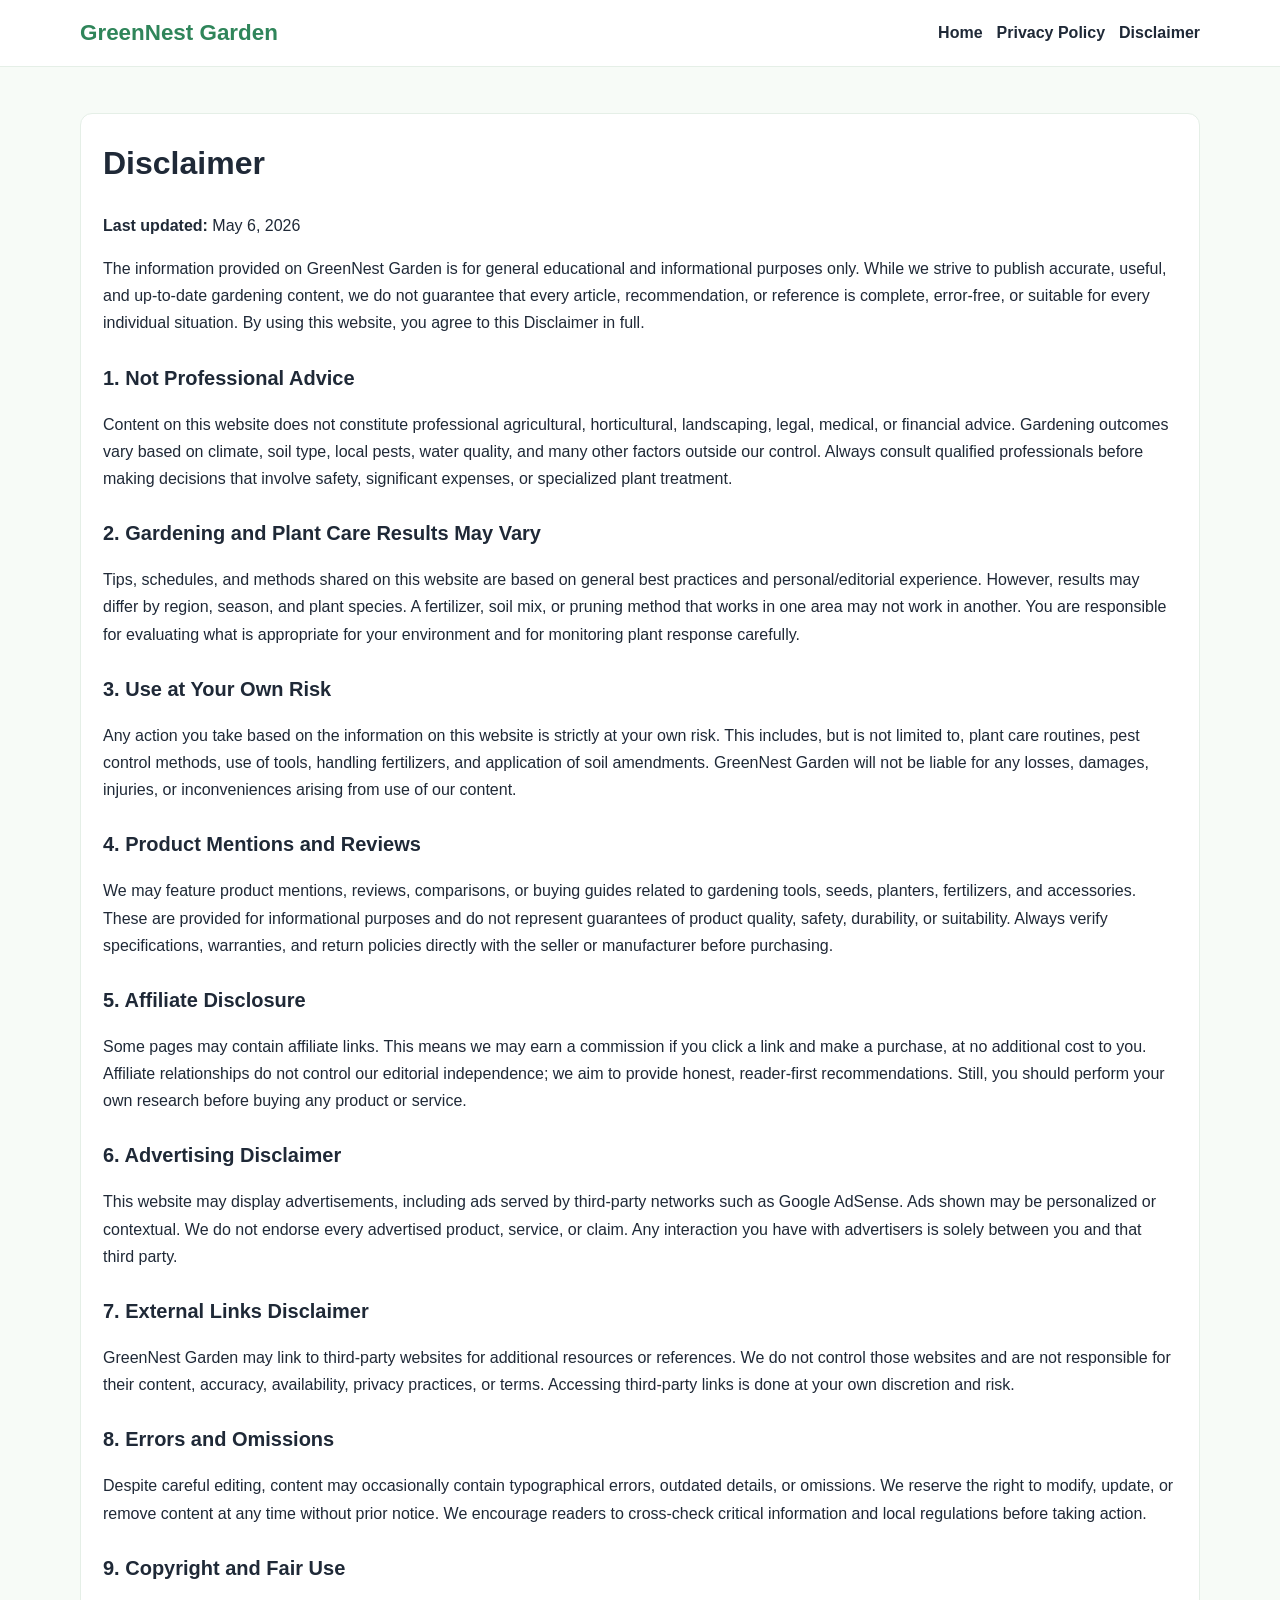
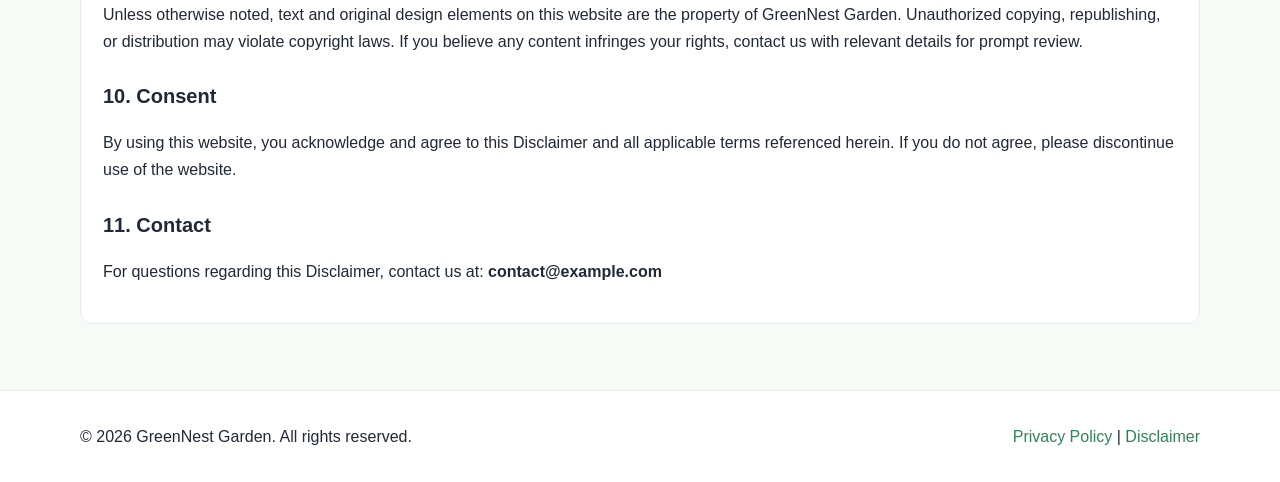
<file: public/disclaimer.html>
<!DOCTYPE html>
<html lang="en">
<head>
  <meta charset="UTF-8" />
  <meta name="viewport" content="width=device-width, initial-scale=1.0" />
  <title>Disclaimer | GreenNest Garden</title>
  <meta name="description" content="Read the detailed Disclaimer for GreenNest Garden about gardening content, affiliate links, and external resources." />
  <meta name="robots" content="index, follow" />
  <link rel="canonical" href="https://example.com/disclaimer.html" />
  <link rel="stylesheet" href="styles.css" />
</head>
<body>
  <header class="site-header">
    <div class="container nav-wrap">
      <a class="logo" href="index.html">GreenNest Garden</a>
      <nav>
        <ul class="nav-links">
          <li><a href="index.html">Home</a></li>
          <li><a href="privacy-policy.html">Privacy Policy</a></li>
          <li><a href="disclaimer.html">Disclaimer</a></li>
        </ul>
      </nav>
    </div>
  </header>

  <main class="section">
    <div class="container legal">
      <h1>Disclaimer</h1>
      <p><strong>Last updated:</strong> May 6, 2026</p>

      <p>
        The information provided on GreenNest Garden is for general educational and informational purposes only.
        While we strive to publish accurate, useful, and up-to-date gardening content, we do not guarantee that
        every article, recommendation, or reference is complete, error-free, or suitable for every individual
        situation. By using this website, you agree to this Disclaimer in full.
      </p>

      <h2>1. Not Professional Advice</h2>
      <p>
        Content on this website does not constitute professional agricultural, horticultural, landscaping, legal,
        medical, or financial advice. Gardening outcomes vary based on climate, soil type, local pests, water
        quality, and many other factors outside our control. Always consult qualified professionals before making
        decisions that involve safety, significant expenses, or specialized plant treatment.
      </p>

      <h2>2. Gardening and Plant Care Results May Vary</h2>
      <p>
        Tips, schedules, and methods shared on this website are based on general best practices and personal/editorial
        experience. However, results may differ by region, season, and plant species. A fertilizer, soil mix, or
        pruning method that works in one area may not work in another. You are responsible for evaluating what is
        appropriate for your environment and for monitoring plant response carefully.
      </p>

      <h2>3. Use at Your Own Risk</h2>
      <p>
        Any action you take based on the information on this website is strictly at your own risk. This includes,
        but is not limited to, plant care routines, pest control methods, use of tools, handling fertilizers, and
        application of soil amendments. GreenNest Garden will not be liable for any losses, damages, injuries, or
        inconveniences arising from use of our content.
      </p>

      <h2>4. Product Mentions and Reviews</h2>
      <p>
        We may feature product mentions, reviews, comparisons, or buying guides related to gardening tools, seeds,
        planters, fertilizers, and accessories. These are provided for informational purposes and do not represent
        guarantees of product quality, safety, durability, or suitability. Always verify specifications, warranties,
        and return policies directly with the seller or manufacturer before purchasing.
      </p>

      <h2>5. Affiliate Disclosure</h2>
      <p>
        Some pages may contain affiliate links. This means we may earn a commission if you click a link and make
        a purchase, at no additional cost to you. Affiliate relationships do not control our editorial independence;
        we aim to provide honest, reader-first recommendations. Still, you should perform your own research before
        buying any product or service.
      </p>

      <h2>6. Advertising Disclaimer</h2>
      <p>
        This website may display advertisements, including ads served by third-party networks such as Google AdSense.
        Ads shown may be personalized or contextual. We do not endorse every advertised product, service, or claim.
        Any interaction you have with advertisers is solely between you and that third party.
      </p>

      <h2>7. External Links Disclaimer</h2>
      <p>
        GreenNest Garden may link to third-party websites for additional resources or references. We do not control
        those websites and are not responsible for their content, accuracy, availability, privacy practices, or terms.
        Accessing third-party links is done at your own discretion and risk.
      </p>

      <h2>8. Errors and Omissions</h2>
      <p>
        Despite careful editing, content may occasionally contain typographical errors, outdated details, or omissions.
        We reserve the right to modify, update, or remove content at any time without prior notice. We encourage
        readers to cross-check critical information and local regulations before taking action.
      </p>

      <h2>9. Copyright and Fair Use</h2>
      <p>
        Unless otherwise noted, text and original design elements on this website are the property of GreenNest Garden.
        Unauthorized copying, republishing, or distribution may violate copyright laws. If you believe any content
        infringes your rights, contact us with relevant details for prompt review.
      </p>

      <h2>10. Consent</h2>
      <p>
        By using this website, you acknowledge and agree to this Disclaimer and all applicable terms referenced herein.
        If you do not agree, please discontinue use of the website.
      </p>

      <h2>11. Contact</h2>
      <p>
        For questions regarding this Disclaimer, contact us at:
        <strong>contact@example.com</strong>
      </p>
    </div>
  </main>

  <footer class="site-footer">
    <div class="container footer-grid">
      <p>© <span id="year"></span> GreenNest Garden. All rights reserved.</p>
      <p>
        <a href="privacy-policy.html">Privacy Policy</a> |
        <a href="disclaimer.html">Disclaimer</a>
      </p>
    </div>
  </footer>

  <script>
    document.getElementById("year").textContent = new Date().getFullYear();
  </script>
</body>
</html>
</file>
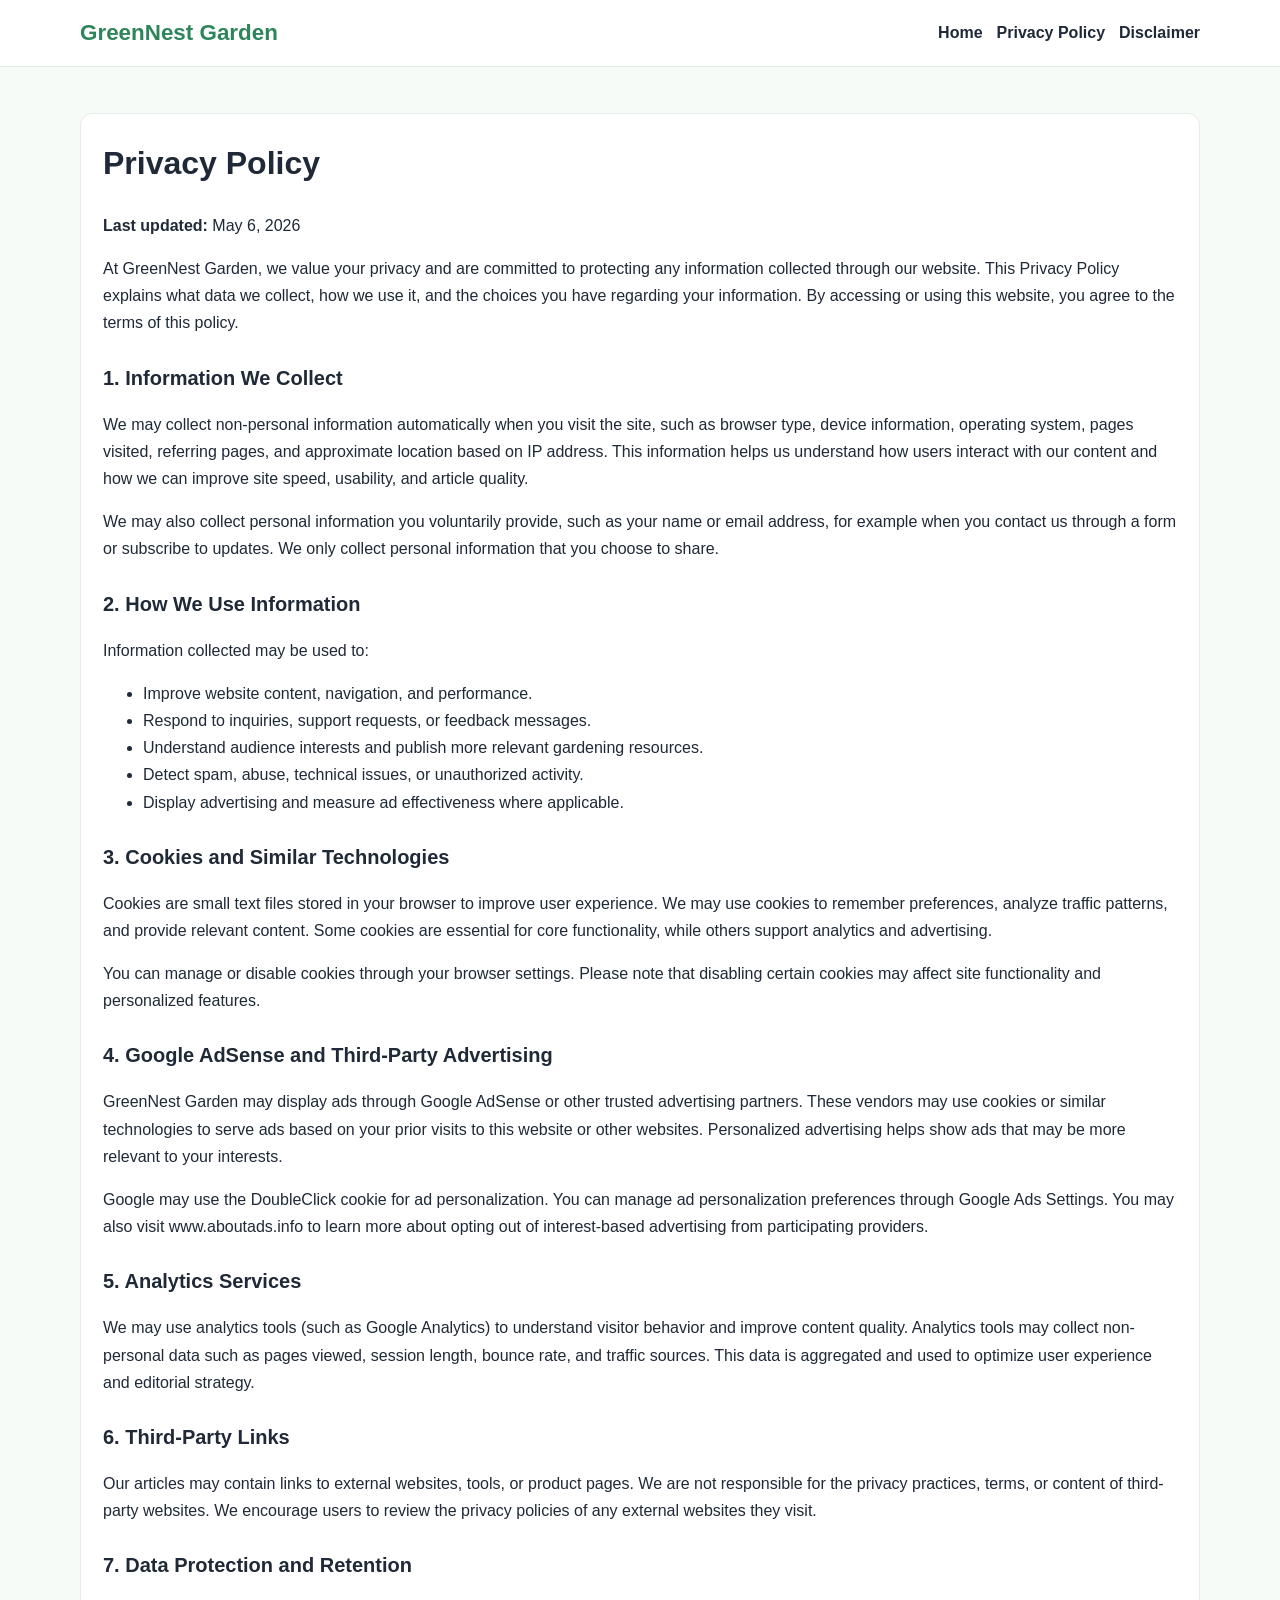
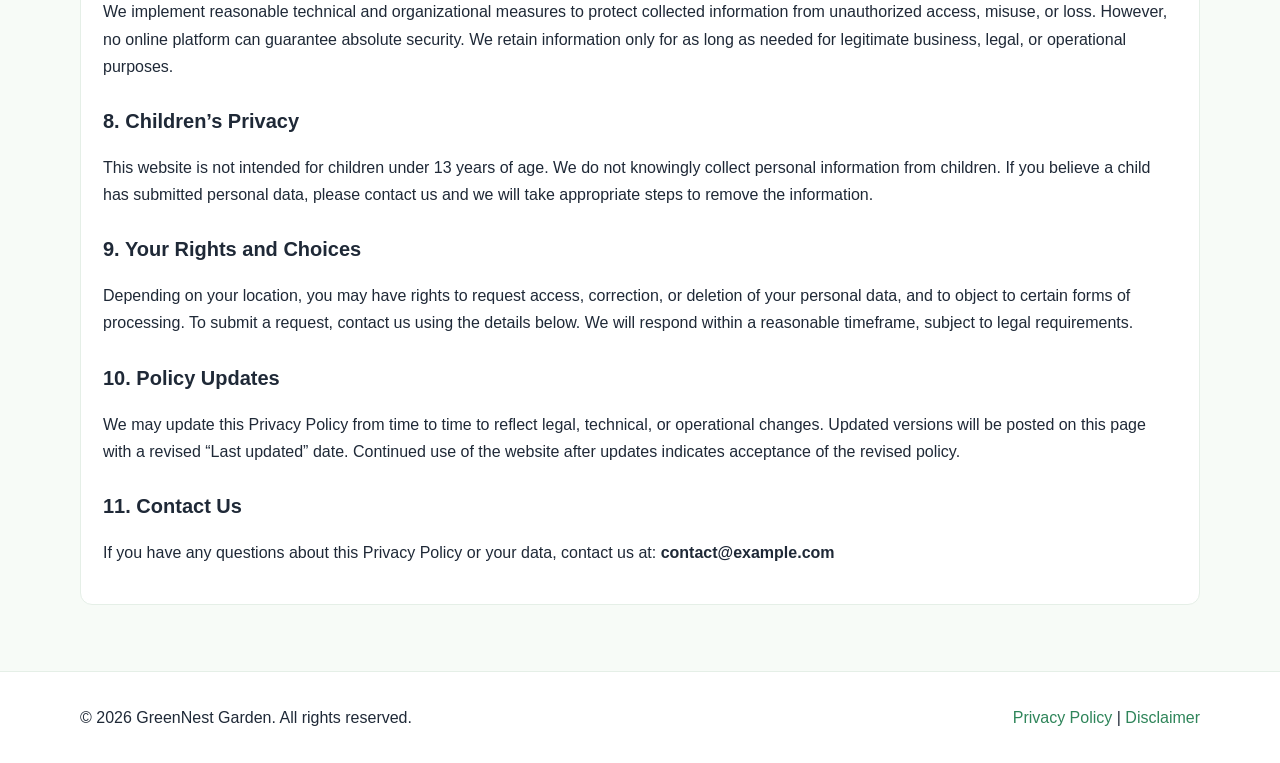
<file: public/privacy-policy.html>
<!DOCTYPE html>
<html lang="en">
<head>
  <meta charset="UTF-8" />
  <meta name="viewport" content="width=device-width, initial-scale=1.0" />
  <title>Privacy Policy | GreenNest Garden</title>
  <meta name="description" content="Read the detailed Privacy Policy for GreenNest Garden, including cookies, analytics, advertising, and data rights." />
  <meta name="robots" content="index, follow" />
  <link rel="canonical" href="https://example.com/privacy-policy.html" />
  <link rel="stylesheet" href="styles.css" />
</head>
<body>
  <header class="site-header">
    <div class="container nav-wrap">
      <a class="logo" href="index.html">GreenNest Garden</a>
      <nav>
        <ul class="nav-links">
          <li><a href="index.html">Home</a></li>
          <li><a href="privacy-policy.html">Privacy Policy</a></li>
          <li><a href="disclaimer.html">Disclaimer</a></li>
        </ul>
      </nav>
    </div>
  </header>

  <main class="section">
    <div class="container legal">
      <h1>Privacy Policy</h1>
      <p><strong>Last updated:</strong> May 6, 2026</p>

      <p>
        At GreenNest Garden, we value your privacy and are committed to protecting any information
        collected through our website. This Privacy Policy explains what data we collect, how we use it,
        and the choices you have regarding your information. By accessing or using this website, you agree
        to the terms of this policy.
      </p>

      <h2>1. Information We Collect</h2>
      <p>
        We may collect non-personal information automatically when you visit the site, such as browser type,
        device information, operating system, pages visited, referring pages, and approximate location based
        on IP address. This information helps us understand how users interact with our content and how we can
        improve site speed, usability, and article quality.
      </p>
      <p>
        We may also collect personal information you voluntarily provide, such as your name or email address,
        for example when you contact us through a form or subscribe to updates. We only collect personal
        information that you choose to share.
      </p>

      <h2>2. How We Use Information</h2>
      <p>Information collected may be used to:</p>
      <ul>
        <li>Improve website content, navigation, and performance.</li>
        <li>Respond to inquiries, support requests, or feedback messages.</li>
        <li>Understand audience interests and publish more relevant gardening resources.</li>
        <li>Detect spam, abuse, technical issues, or unauthorized activity.</li>
        <li>Display advertising and measure ad effectiveness where applicable.</li>
      </ul>

      <h2>3. Cookies and Similar Technologies</h2>
      <p>
        Cookies are small text files stored in your browser to improve user experience. We may use cookies
        to remember preferences, analyze traffic patterns, and provide relevant content. Some cookies are
        essential for core functionality, while others support analytics and advertising.
      </p>
      <p>
        You can manage or disable cookies through your browser settings. Please note that disabling certain
        cookies may affect site functionality and personalized features.
      </p>

      <h2>4. Google AdSense and Third-Party Advertising</h2>
      <p>
        GreenNest Garden may display ads through Google AdSense or other trusted advertising partners.
        These vendors may use cookies or similar technologies to serve ads based on your prior visits to
        this website or other websites. Personalized advertising helps show ads that may be more relevant
        to your interests.
      </p>
      <p>
        Google may use the DoubleClick cookie for ad personalization. You can manage ad personalization
        preferences through Google Ads Settings. You may also visit www.aboutads.info to learn more about
        opting out of interest-based advertising from participating providers.
      </p>

      <h2>5. Analytics Services</h2>
      <p>
        We may use analytics tools (such as Google Analytics) to understand visitor behavior and improve
        content quality. Analytics tools may collect non-personal data such as pages viewed, session length,
        bounce rate, and traffic sources. This data is aggregated and used to optimize user experience and
        editorial strategy.
      </p>

      <h2>6. Third-Party Links</h2>
      <p>
        Our articles may contain links to external websites, tools, or product pages. We are not responsible
        for the privacy practices, terms, or content of third-party websites. We encourage users to review
        the privacy policies of any external websites they visit.
      </p>

      <h2>7. Data Protection and Retention</h2>
      <p>
        We implement reasonable technical and organizational measures to protect collected information from
        unauthorized access, misuse, or loss. However, no online platform can guarantee absolute security.
        We retain information only for as long as needed for legitimate business, legal, or operational purposes.
      </p>

      <h2>8. Children’s Privacy</h2>
      <p>
        This website is not intended for children under 13 years of age. We do not knowingly collect personal
        information from children. If you believe a child has submitted personal data, please contact us and we
        will take appropriate steps to remove the information.
      </p>

      <h2>9. Your Rights and Choices</h2>
      <p>
        Depending on your location, you may have rights to request access, correction, or deletion of your personal
        data, and to object to certain forms of processing. To submit a request, contact us using the details below.
        We will respond within a reasonable timeframe, subject to legal requirements.
      </p>

      <h2>10. Policy Updates</h2>
      <p>
        We may update this Privacy Policy from time to time to reflect legal, technical, or operational changes.
        Updated versions will be posted on this page with a revised “Last updated” date. Continued use of the
        website after updates indicates acceptance of the revised policy.
      </p>

      <h2>11. Contact Us</h2>
      <p>
        If you have any questions about this Privacy Policy or your data, contact us at:
        <strong>contact@example.com</strong>
      </p>
    </div>
  </main>

  <footer class="site-footer">
    <div class="container footer-grid">
      <p>© <span id="year"></span> GreenNest Garden. All rights reserved.</p>
      <p>
        <a href="privacy-policy.html">Privacy Policy</a> |
        <a href="disclaimer.html">Disclaimer</a>
      </p>
    </div>
  </footer>

  <script>
    document.getElementById("year").textContent = new Date().getFullYear();
  </script>
</body>
</html>
</file>
<file: public/styles.css>
:root {
  --bg: #f7fbf7;
  --text: #1f2937;
  --muted: #5f6b76;
  --brand: #2f855a;
  --brand-dark: #276749;
  --card: #ffffff;
  --border: #e5efe7;
}

* { box-sizing: border-box; }

body {
  margin: 0;
  font-family: Arial, Helvetica, sans-serif;
  line-height: 1.7;
  color: var(--text);
  background: var(--bg);
}

.container {
  width: min(1120px, 92%);
  margin: 0 auto;
}

.site-header {
  position: sticky;
  top: 0;
  z-index: 99;
  background: #fff;
  border-bottom: 1px solid var(--border);
}

.nav-wrap {
  display: flex;
  justify-content: space-between;
  align-items: center;
  gap: 12px;
  padding: 14px 0;
}

.logo {
  text-decoration: none;
  color: var(--brand);
  font-size: 1.4rem;
  font-weight: 700;
}

.nav-links {
  display: flex;
  gap: 14px;
  list-style: none;
  margin: 0;
  padding: 0;
  flex-wrap: wrap;
}

.nav-links a {
  text-decoration: none;
  color: var(--text);
  font-weight: 600;
}

.nav-links a:hover { color: var(--brand); }

.hero { padding: 48px 0; }

.hero-grid {
  display: grid;
  grid-template-columns: 1.1fr 1fr;
  gap: 24px;
  align-items: center;
}

.hero h1 {
  margin: 0 0 12px;
  font-size: clamp(2rem, 4vw, 3rem);
  line-height: 1.2;
}

.hero p {
  margin-bottom: 20px;
  color: var(--muted);
}

.hero img {
  width: 100%;
  height: 390px;
  object-fit: cover;
  border-radius: 14px;
  border: 1px solid var(--border);
}

.btn {
  display: inline-block;
  text-decoration: none;
  background: var(--brand);
  color: #fff;
  font-weight: 700;
  padding: 10px 18px;
  border-radius: 8px;
}

.btn:hover { background: var(--brand-dark); }

.section { padding: 46px 0; }

.alt {
  background: #fff;
  border-top: 1px solid var(--border);
  border-bottom: 1px solid var(--border);
}

h2 {
  margin: 0 0 16px;
  font-size: 1.8rem;
}

.card-grid {
  display: grid;
  grid-template-columns: repeat(3, 1fr);
  gap: 18px;
}

.card {
  background: var(--card);
  border: 1px solid var(--border);
  border-radius: 12px;
  overflow: hidden;
}

.card img {
  width: 100%;
  height: 220px;
  object-fit: cover;
}

.card-body { padding: 14px; }

.card-body h3 {
  margin: 0 0 8px;
}

.card-body p {
  margin: 0;
  color: var(--muted);
}

.two-col {
  display: grid;
  grid-template-columns: 1fr 1fr;
  gap: 22px;
  align-items: center;
}

.two-col img {
  width: 100%;
  height: 330px;
  object-fit: cover;
  border-radius: 12px;
  border: 1px solid var(--border);
}

.tips-list {
  margin: 0;
  padding-left: 20px;
}

.ads-note .ad-box {
  margin-top: 10px;
  padding: 24px;
  border: 2px dashed #c9d8cc;
  background: #fafafa;
  border-radius: 10px;
  text-align: center;
  color: #667085;
}

.legal {
  background: #fff;
  border: 1px solid var(--border);
  border-radius: 12px;
  padding: 22px;
}

.legal h1 { margin-top: 0; }
.legal h2 {
  margin-top: 24px;
  font-size: 1.25rem;
}

.site-footer {
  margin-top: 20px;
  background: #fff;
  border-top: 1px solid var(--border);
}

.footer-grid {
  display: flex;
  justify-content: space-between;
  align-items: center;
  gap: 12px;
  flex-wrap: wrap;
  padding: 16px 0;
}

.site-footer a {
  text-decoration: none;
  color: var(--brand);
}

@media (max-width: 920px) {
  .hero-grid, .two-col { grid-template-columns: 1fr; }
  .hero img { height: 320px; }
  .card-grid { grid-template-columns: 1fr 1fr; }
}

@media (max-width: 620px) {
  .card-grid { grid-template-columns: 1fr; }
  .nav-links { gap: 10px; font-size: 0.95rem; }
}
</file>
